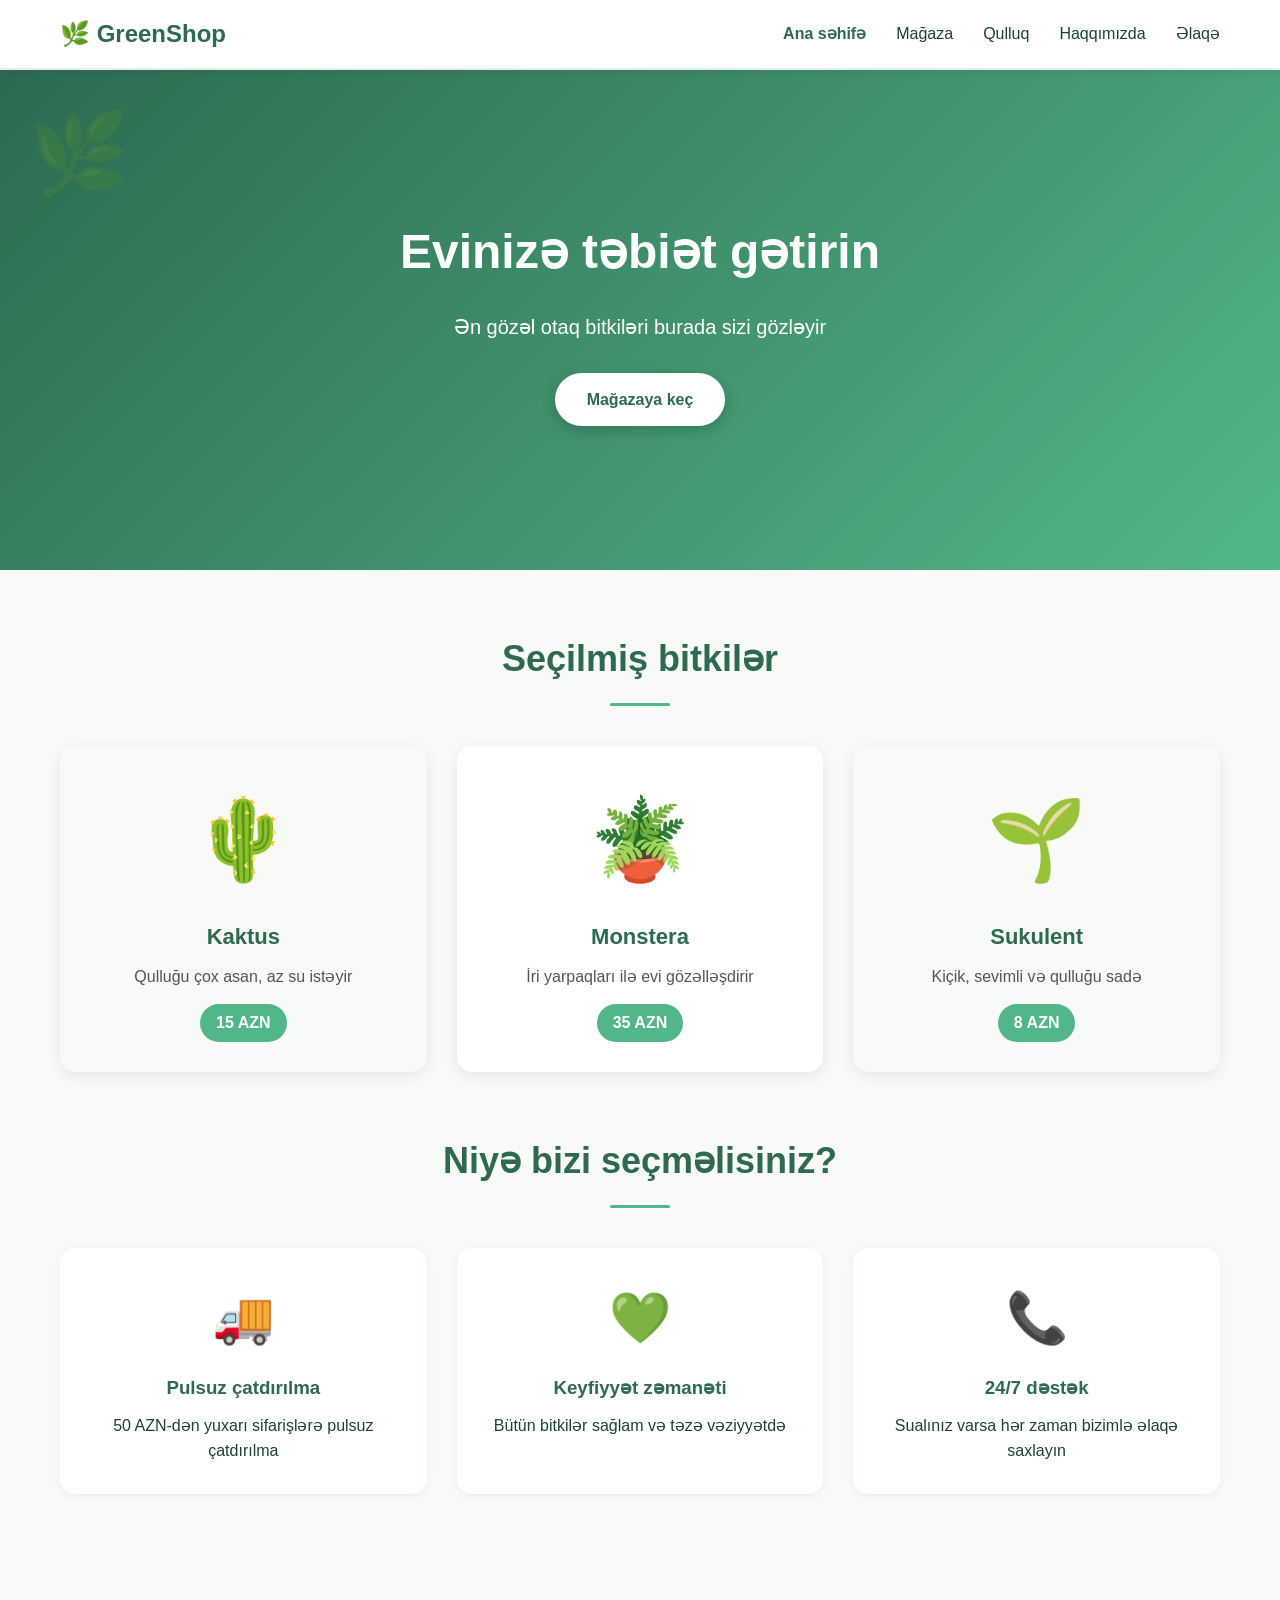
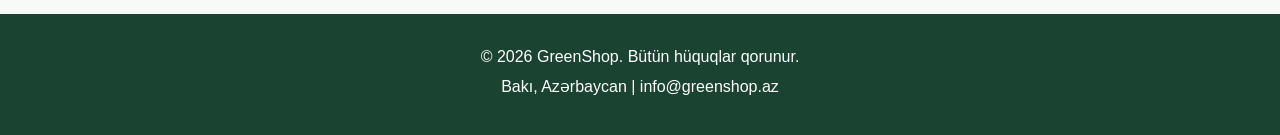
<file: greenshop/index.html>
<!DOCTYPE html>
<html lang="az">
<head>
    <!-- Sənədin metadata-sı -->
    <meta charset="UTF-8">
    <meta name="viewport" content="width=device-width, initial-scale=1.0">
    <title>GreenShop - Ana səhifə</title>
    <!-- Ümumi CSS faylına link -->
    <link rel="stylesheet" href="style.css">
</head>
<body>

    <!-- ========== BAŞLIQ / NAVİQASİYA (semantik <header> teqi) ========== -->
    <!-- position: fixed istifadə olunur (style.css-də) -->
    <header class="header">
        <nav class="nav">
            <a href="index.html" class="logo">🌿 GreenShop</a>
            <!-- Naviqasiya menyusu - bütün 5 səhifəyə link -->
            <ul class="nav-links">
                <li><a href="index.html" class="active">Ana səhifə</a></li>
                <li><a href="shop.html">Mağaza</a></li>
                <li><a href="care.html">Qulluq</a></li>
                <li><a href="about.html">Haqqımızda</a></li>
                <li><a href="contact.html">Əlaqə</a></li>
            </ul>
        </nav>
    </header>

    <!-- ========== HERO BÖLMƏSİ (gradient fon + animasiya) ========== -->
    <section class="hero">
        <div class="hero-content">
            <h1>Evinizə təbiət gətirin</h1>
            <p>Ən gözəl otaq bitkiləri burada sizi gözləyir</p>
            <a href="shop.html" class="btn">Mağazaya keç</a>
        </div>
    </section>

    <!-- ========== ƏSAS MƏZMUN (semantik <main> teqi) ========== -->
    <main class="main">

        <!-- Seçilmiş bitkilər bölməsi -->
        <section class="featured">
            <h2 class="section-title">Seçilmiş bitkilər</h2>
            
            <!-- Kartlar Grid strukturunda (style.css-də display: grid) -->
            <div class="cards">

                <!-- Kart 1 (semantik <article> teqi) -->
                <article class="card">
                    <div class="card-image">🌵</div>
                    <h3>Kaktus</h3>
                    <p>Qulluğu çox asan, az su istəyir</p>
                    <span class="price">15 AZN</span>
                </article>

                <!-- Kart 2 -->
                <article class="card">
                    <div class="card-image">🪴</div>
                    <h3>Monstera</h3>
                    <p>İri yarpaqları ilə evi gözəlləşdirir</p>
                    <span class="price">35 AZN</span>
                </article>

                <!-- Kart 3 -->
                <article class="card">
                    <div class="card-image">🌱</div>
                    <h3>Sukulent</h3>
                    <p>Kiçik, sevimli və qulluğu sadə</p>
                    <span class="price">8 AZN</span>
                </article>

            </div>
        </section>

        <!-- Niyə bizi seçməli bölməsi -->
        <section class="info">
            <h2 class="section-title">Niyə bizi seçməlisiniz?</h2>
            <div class="info-grid">
                <div class="info-item">
                    <div class="info-icon">🚚</div>
                    <h3>Pulsuz çatdırılma</h3>
                    <p>50 AZN-dən yuxarı sifarişlərə pulsuz çatdırılma</p>
                </div>
                <div class="info-item">
                    <div class="info-icon">💚</div>
                    <h3>Keyfiyyət zəmanəti</h3>
                    <p>Bütün bitkilər sağlam və təzə vəziyyətdə</p>
                </div>
                <div class="info-item">
                    <div class="info-icon">📞</div>
                    <h3>24/7 dəstək</h3>
                    <p>Sualınız varsa hər zaman bizimlə əlaqə saxlayın</p>
                </div>
            </div>
        </section>

    </main>

    <!-- ========== FOOTER (semantik <footer> teqi) ========== -->
    <footer class="footer">
        <p>&copy; 2026 GreenShop. Bütün hüquqlar qorunur.</p>
        <p>Bakı, Azərbaycan | info@greenshop.az</p>
    </footer>

</body>
</html>
</file>
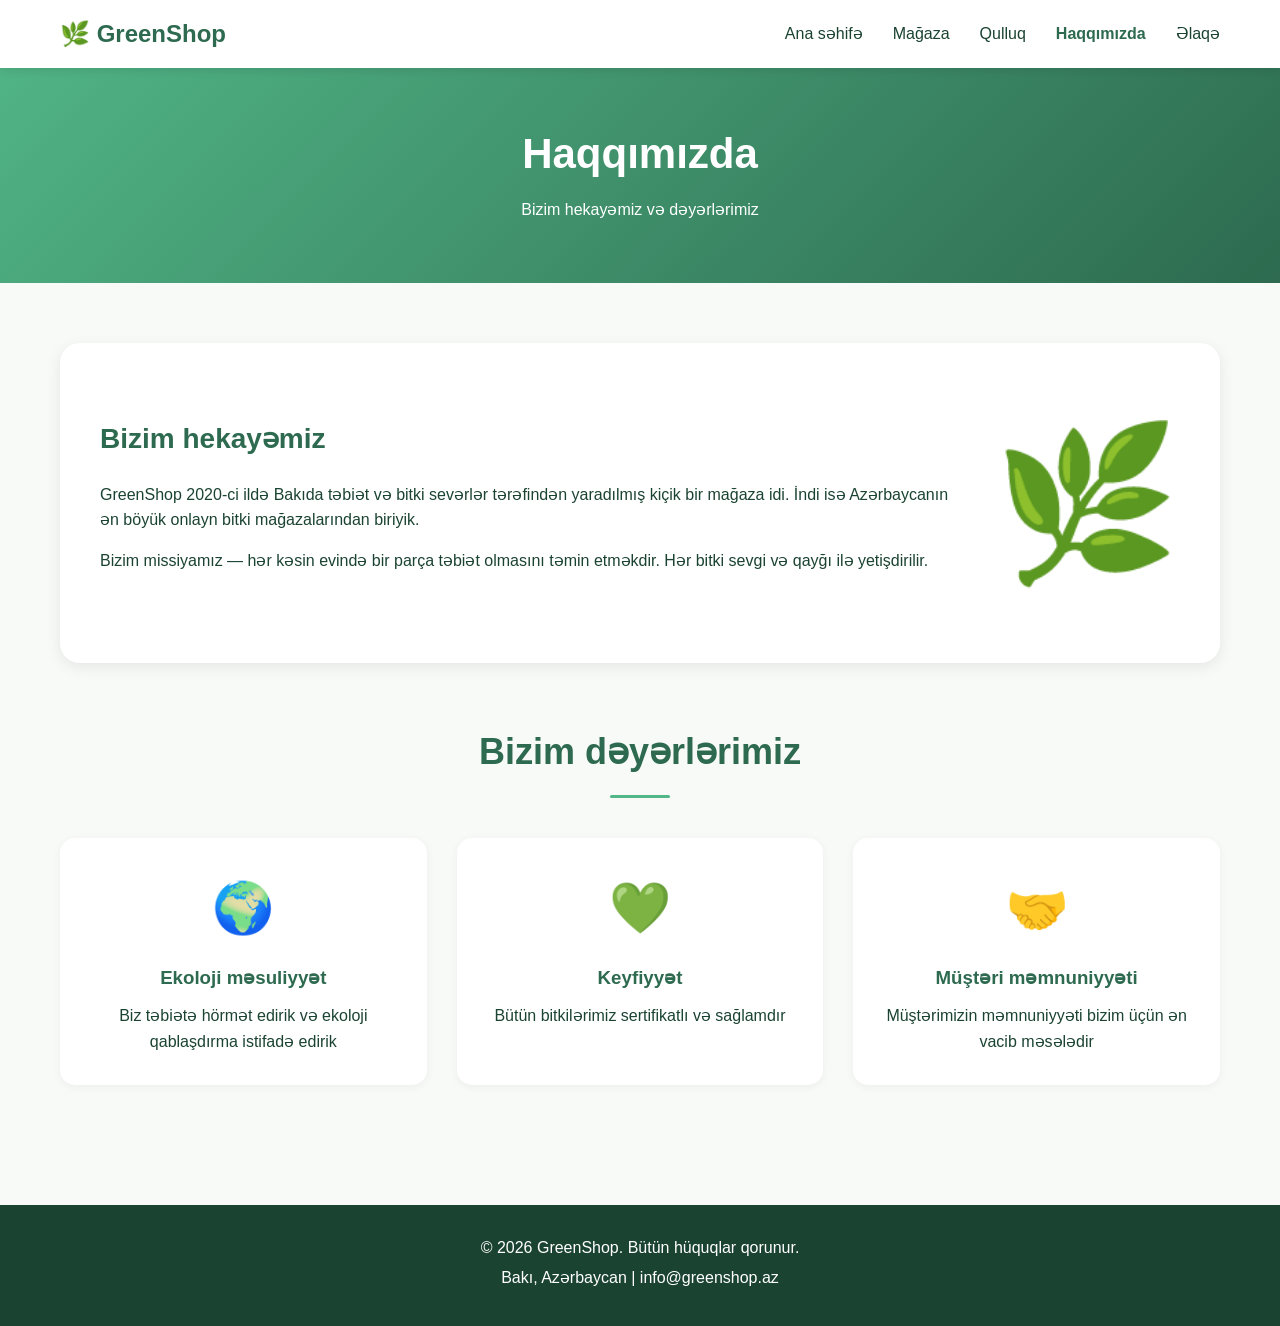
<file: greenshop/about.html>
<!DOCTYPE html>
<html lang="az">
<head>
    <meta charset="UTF-8">
    <meta name="viewport" content="width=device-width, initial-scale=1.0">
    <title>GreenShop - Haqqımızda</title>
    <link rel="stylesheet" href="style.css">
</head>
<body>

    <!-- ========== BAŞLIQ ========== -->
    <header class="header">
        <nav class="nav">
            <a href="index.html" class="logo">🌿 GreenShop</a>
            <ul class="nav-links">
                <li><a href="index.html">Ana səhifə</a></li>
                <li><a href="shop.html">Mağaza</a></li>
                <li><a href="care.html">Qulluq</a></li>
                <li><a href="about.html" class="active">Haqqımızda</a></li>
                <li><a href="contact.html">Əlaqə</a></li>
            </ul>
        </nav>
    </header>

    <!-- ========== SƏHİFƏ BAŞLIĞI ========== -->
    <section class="page-header">
        <h1>Haqqımızda</h1>
        <p>Bizim hekayəmiz və dəyərlərimiz</p>
    </section>

    <!-- ========== ƏSAS MƏZMUN ========== -->
    <main class="main">

        <!-- Hekayə bölməsi -->
        <section class="about-story">
            <div class="story-content">
                <h2>Bizim hekayəmiz</h2>
                <p>GreenShop 2020-ci ildə Bakıda təbiət və bitki sevərlər tərəfindən 
                yaradılmış kiçik bir mağaza idi. İndi isə Azərbaycanın ən böyük onlayn 
                bitki mağazalarından biriyik.</p>
                <p>Bizim missiyamız — hər kəsin evində bir parça təbiət olmasını təmin 
                etməkdir. Hər bitki sevgi və qayğı ilə yetişdirilir.</p>
            </div>
            <div class="story-image">🌿</div>
        </section>

        <!-- Dəyərlər bölməsi -->
        <section class="values">
            <h2 class="section-title">Bizim dəyərlərimiz</h2>
            <div class="info-grid">
                <div class="info-item">
                    <div class="info-icon">🌍</div>
                    <h3>Ekoloji məsuliyyət</h3>
                    <p>Biz təbiətə hörmət edirik və ekoloji qablaşdırma istifadə edirik</p>
                </div>
                <div class="info-item">
                    <div class="info-icon">💚</div>
                    <h3>Keyfiyyət</h3>
                    <p>Bütün bitkilərimiz sertifikatlı və sağlamdır</p>
                </div>
                <div class="info-item">
                    <div class="info-icon">🤝</div>
                    <h3>Müştəri məmnuniyyəti</h3>
                    <p>Müştərimizin məmnuniyyəti bizim üçün ən vacib məsələdir</p>
                </div>
            </div>
        </section>

    </main>

    <!-- ========== FOOTER ========== -->
    <footer class="footer">
        <p>&copy; 2026 GreenShop. Bütün hüquqlar qorunur.</p>
        <p>Bakı, Azərbaycan | info@greenshop.az</p>
    </footer>

</body>
</html>
</file>
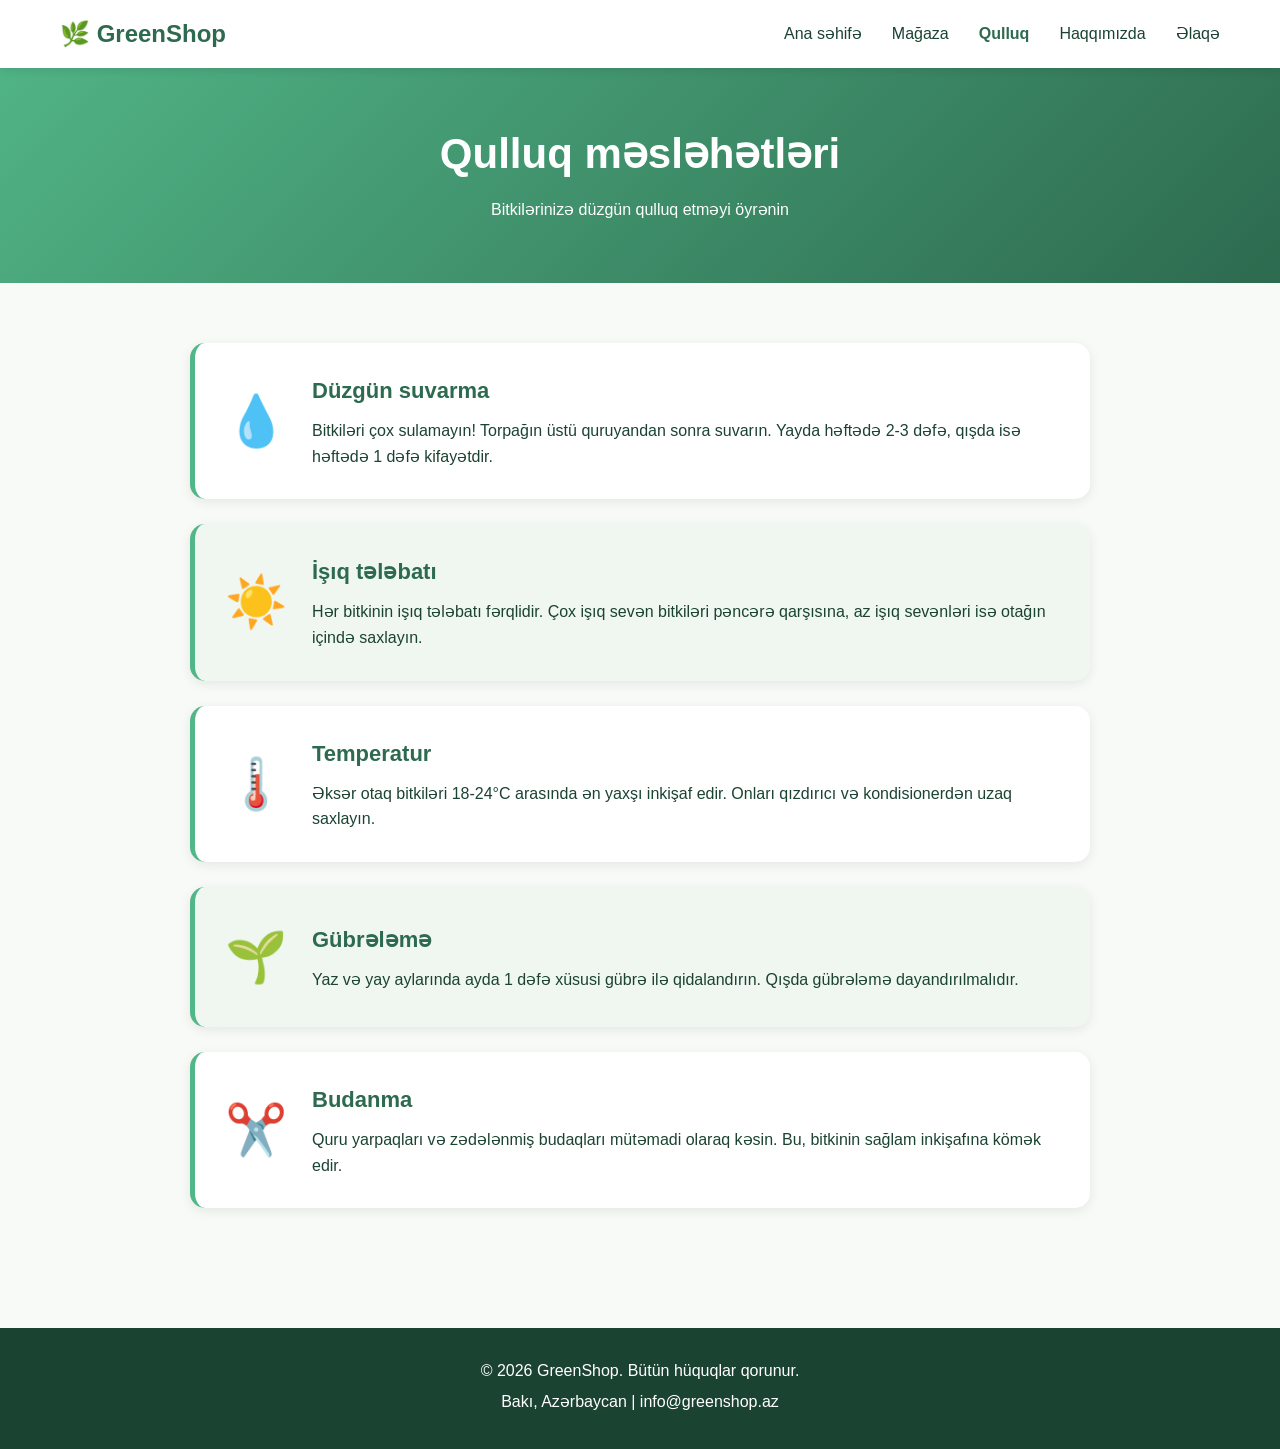
<file: greenshop/care.html>
<!DOCTYPE html>
<html lang="az">
<head>
    <meta charset="UTF-8">
    <meta name="viewport" content="width=device-width, initial-scale=1.0">
    <title>GreenShop - Qulluq məsləhətləri</title>
    <link rel="stylesheet" href="style.css">
</head>
<body>

    <!-- ========== BAŞLIQ ========== -->
    <header class="header">
        <nav class="nav">
            <a href="index.html" class="logo">🌿 GreenShop</a>
            <ul class="nav-links">
                <li><a href="index.html">Ana səhifə</a></li>
                <li><a href="shop.html">Mağaza</a></li>
                <li><a href="care.html" class="active">Qulluq</a></li>
                <li><a href="about.html">Haqqımızda</a></li>
                <li><a href="contact.html">Əlaqə</a></li>
            </ul>
        </nav>
    </header>

    <!-- ========== SƏHİFƏ BAŞLIĞI ========== -->
    <section class="page-header">
        <h1>Qulluq məsləhətləri</h1>
        <p>Bitkilərinizə düzgün qulluq etməyi öyrənin</p>
    </section>

    <!-- ========== ƏSAS MƏZMUN ========== -->
    <main class="main">

        <section class="tips">

            <!-- Məsləhət 1 -->
            <article class="tip">
                <div class="tip-icon">💧</div>
                <div class="tip-content">
                    <h2>Düzgün suvarma</h2>
                    <p>Bitkiləri çox sulamayın! Torpağın üstü quruyandan sonra suvarın. 
                    Yayda həftədə 2-3 dəfə, qışda isə həftədə 1 dəfə kifayətdir.</p>
                </div>
            </article>

            <!-- Məsləhət 2 -->
            <article class="tip">
                <div class="tip-icon">☀️</div>
                <div class="tip-content">
                    <h2>İşıq tələbatı</h2>
                    <p>Hər bitkinin işıq tələbatı fərqlidir. Çox işıq sevən bitkiləri 
                    pəncərə qarşısına, az işıq sevənləri isə otağın içində saxlayın.</p>
                </div>
            </article>

            <!-- Məsləhət 3 -->
            <article class="tip">
                <div class="tip-icon">🌡️</div>
                <div class="tip-content">
                    <h2>Temperatur</h2>
                    <p>Əksər otaq bitkiləri 18-24°C arasında ən yaxşı inkişaf edir. 
                    Onları qızdırıcı və kondisionerdən uzaq saxlayın.</p>
                </div>
            </article>

            <!-- Məsləhət 4 -->
            <article class="tip">
                <div class="tip-icon">🌱</div>
                <div class="tip-content">
                    <h2>Gübrələmə</h2>
                    <p>Yaz və yay aylarında ayda 1 dəfə xüsusi gübrə ilə qidalandırın. 
                    Qışda gübrələmə dayandırılmalıdır.</p>
                </div>
            </article>

            <!-- Məsləhət 5 -->
            <article class="tip">
                <div class="tip-icon">✂️</div>
                <div class="tip-content">
                    <h2>Budanma</h2>
                    <p>Quru yarpaqları və zədələnmiş budaqları mütəmadi olaraq kəsin. 
                    Bu, bitkinin sağlam inkişafına kömək edir.</p>
                </div>
            </article>

        </section>

    </main>

    <!-- ========== FOOTER ========== -->
    <footer class="footer">
        <p>&copy; 2026 GreenShop. Bütün hüquqlar qorunur.</p>
        <p>Bakı, Azərbaycan | info@greenshop.az</p>
    </footer>

</body>
</html>
</file>
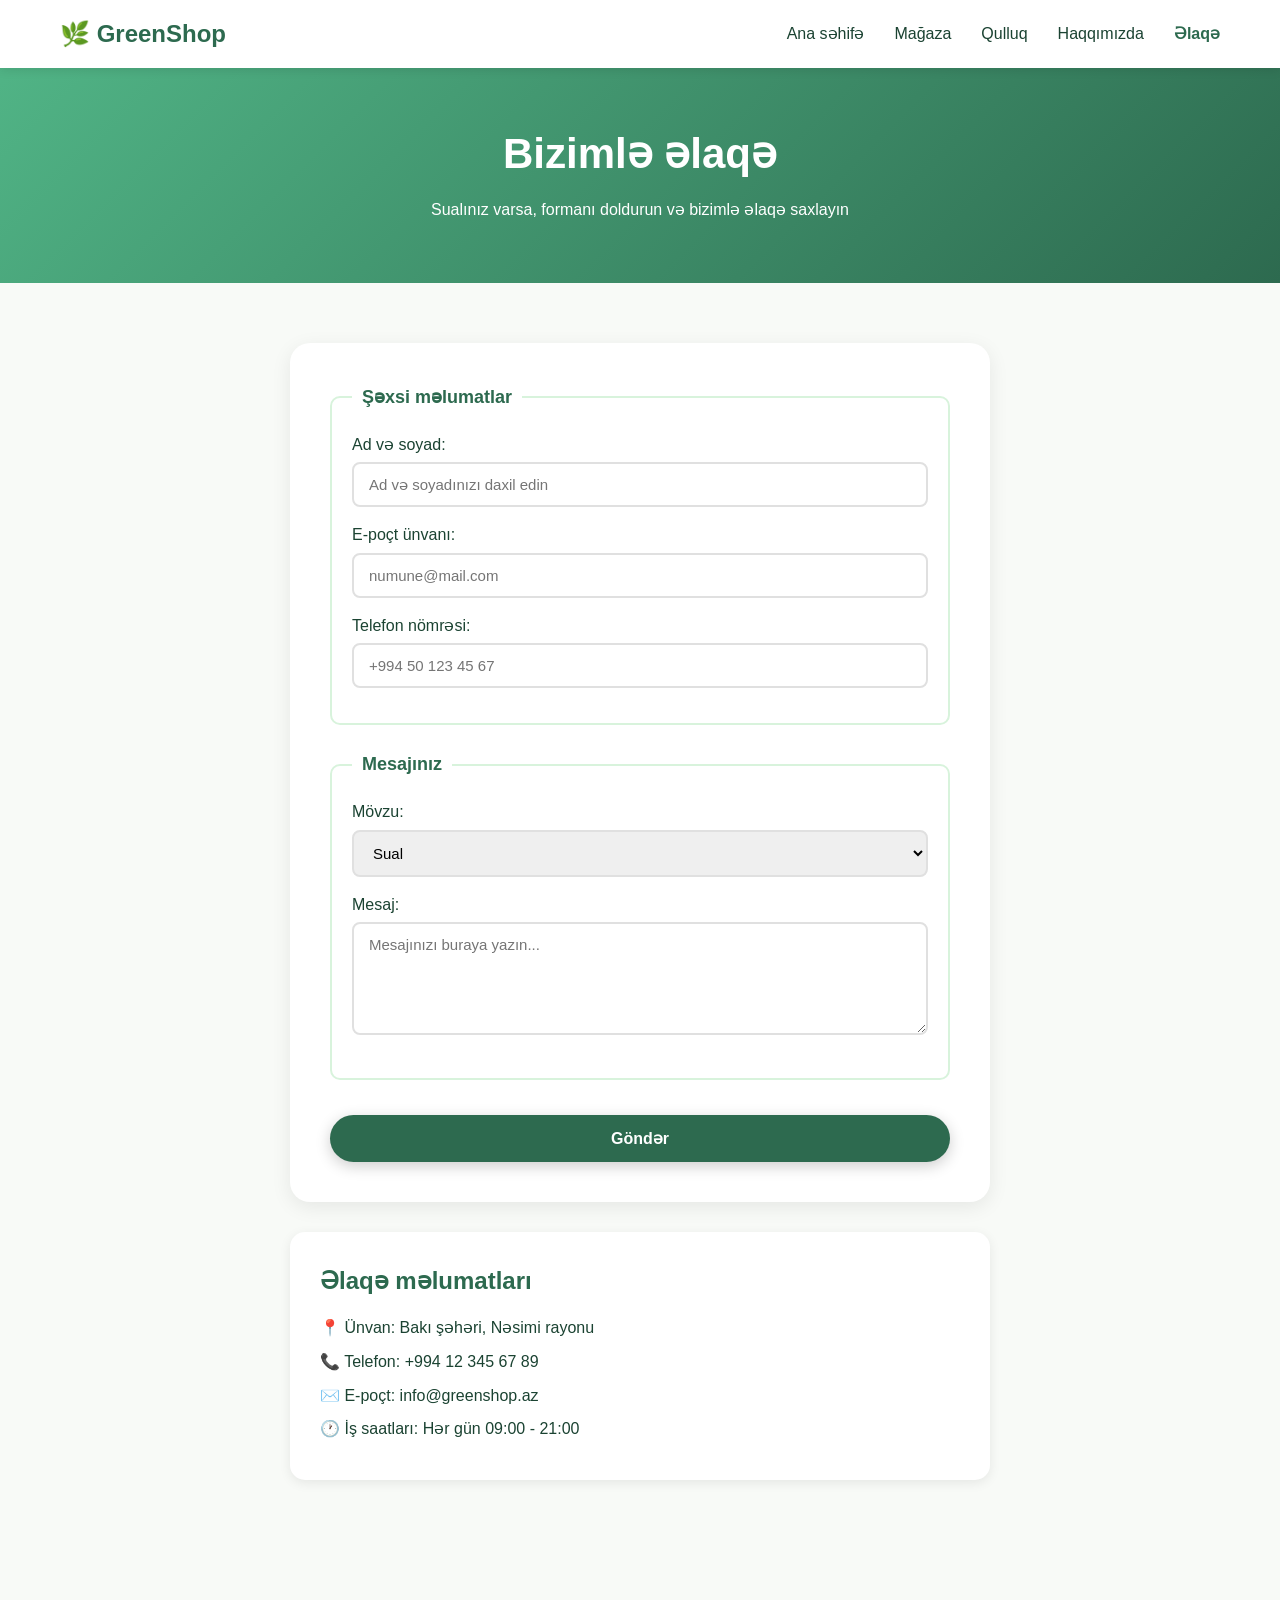
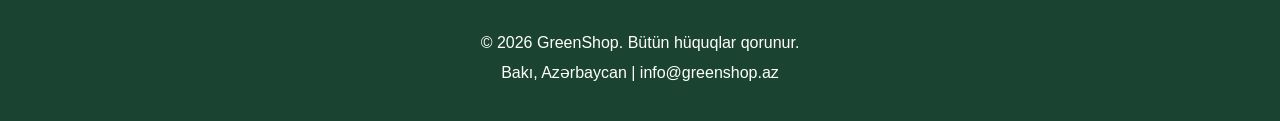
<file: greenshop/contact.html>
<!DOCTYPE html>
<html lang="az">
<head>
    <meta charset="UTF-8">
    <meta name="viewport" content="width=device-width, initial-scale=1.0">
    <title>GreenShop - Əlaqə</title>
    <link rel="stylesheet" href="style.css">
</head>
<body>

    <!-- ========== BAŞLIQ ========== -->
    <header class="header">
        <nav class="nav">
            <a href="index.html" class="logo">🌿 GreenShop</a>
            <ul class="nav-links">
                <li><a href="index.html">Ana səhifə</a></li>
                <li><a href="shop.html">Mağaza</a></li>
                <li><a href="care.html">Qulluq</a></li>
                <li><a href="about.html">Haqqımızda</a></li>
                <li><a href="contact.html" class="active">Əlaqə</a></li>
            </ul>
        </nav>
    </header>

    <!-- ========== SƏHİFƏ BAŞLIĞI ========== -->
    <section class="page-header">
        <h1>Bizimlə əlaqə</h1>
        <p>Sualınız varsa, formanı doldurun və bizimlə əlaqə saxlayın</p>
    </section>

    <!-- ========== ƏSAS MƏZMUN ========== -->
    <main class="main">

        <section class="contact-section">

            <!-- ========== ƏLAQƏ FORMASI ========== -->
            <!-- Form tələbləri: placeholder, type, name, label, fieldset, legend -->
            <form id="contactForm" class="form">

                <!-- Birinci fieldset - şəxsi məlumat -->
                <fieldset>
                    <legend>Şəxsi məlumatlar</legend>

                    <!-- label + input -->
                    <div class="form-group">
                        <label for="name">Ad və soyad:</label>
                        <input 
                            type="text" 
                            id="name" 
                            name="name" 
                            placeholder="Ad və soyadınızı daxil edin" 
                            required>
                    </div>

                    <div class="form-group">
                        <label for="email">E-poçt ünvanı:</label>
                        <input 
                            type="email" 
                            id="email" 
                            name="email" 
                            placeholder="numune@mail.com" 
                            required>
                    </div>

                    <div class="form-group">
                        <label for="phone">Telefon nömrəsi:</label>
                        <input 
                            type="tel" 
                            id="phone" 
                            name="phone" 
                            placeholder="+994 50 123 45 67">
                    </div>
                </fieldset>

                <!-- İkinci fieldset - mesaj -->
                <fieldset>
                    <legend>Mesajınız</legend>

                    <div class="form-group">
                        <label for="subject">Mövzu:</label>
                        <select id="subject" name="subject">
                            <option value="question">Sual</option>
                            <option value="order">Sifariş</option>
                            <option value="complaint">Şikayət</option>
                            <option value="other">Digər</option>
                        </select>
                    </div>

                    <div class="form-group">
                        <label for="message">Mesaj:</label>
                        <textarea 
                            id="message" 
                            name="message" 
                            placeholder="Mesajınızı buraya yazın..." 
                            rows="5" 
                            required></textarea>
                    </div>
                </fieldset>

                <!-- Göndər düyməsi -->
                <button type="submit" class="btn">Göndər</button>
            </form>

            <!-- JavaScript-lə göstəriləcək uğur mesajı (əvvəlcə gizli) -->
            <div id="successMessage" class="success-message">
                ✅ Mesajınız uğurla göndərildi! Tezliklə sizinlə əlaqə saxlayacağıq.
            </div>

            <!-- Əlaqə məlumatları -->
            <div class="contact-info">
                <h2>Əlaqə məlumatları</h2>
                <p>📍 Ünvan: Bakı şəhəri, Nəsimi rayonu</p>
                <p>📞 Telefon: +994 12 345 67 89</p>
                <p>✉️ E-poçt: info@greenshop.az</p>
                <p>🕐 İş saatları: Hər gün 09:00 - 21:00</p>
            </div>

        </section>

    </main>

    <!-- ========== FOOTER ========== -->
    <footer class="footer">
        <p>&copy; 2026 GreenShop. Bütün hüquqlar qorunur.</p>
        <p>Bakı, Azərbaycan | info@greenshop.az</p>
    </footer>

    <!-- JavaScript faylına link (səhifənin sonunda) -->
    <script src="script.js"></script>
</body>
</html>
</file>
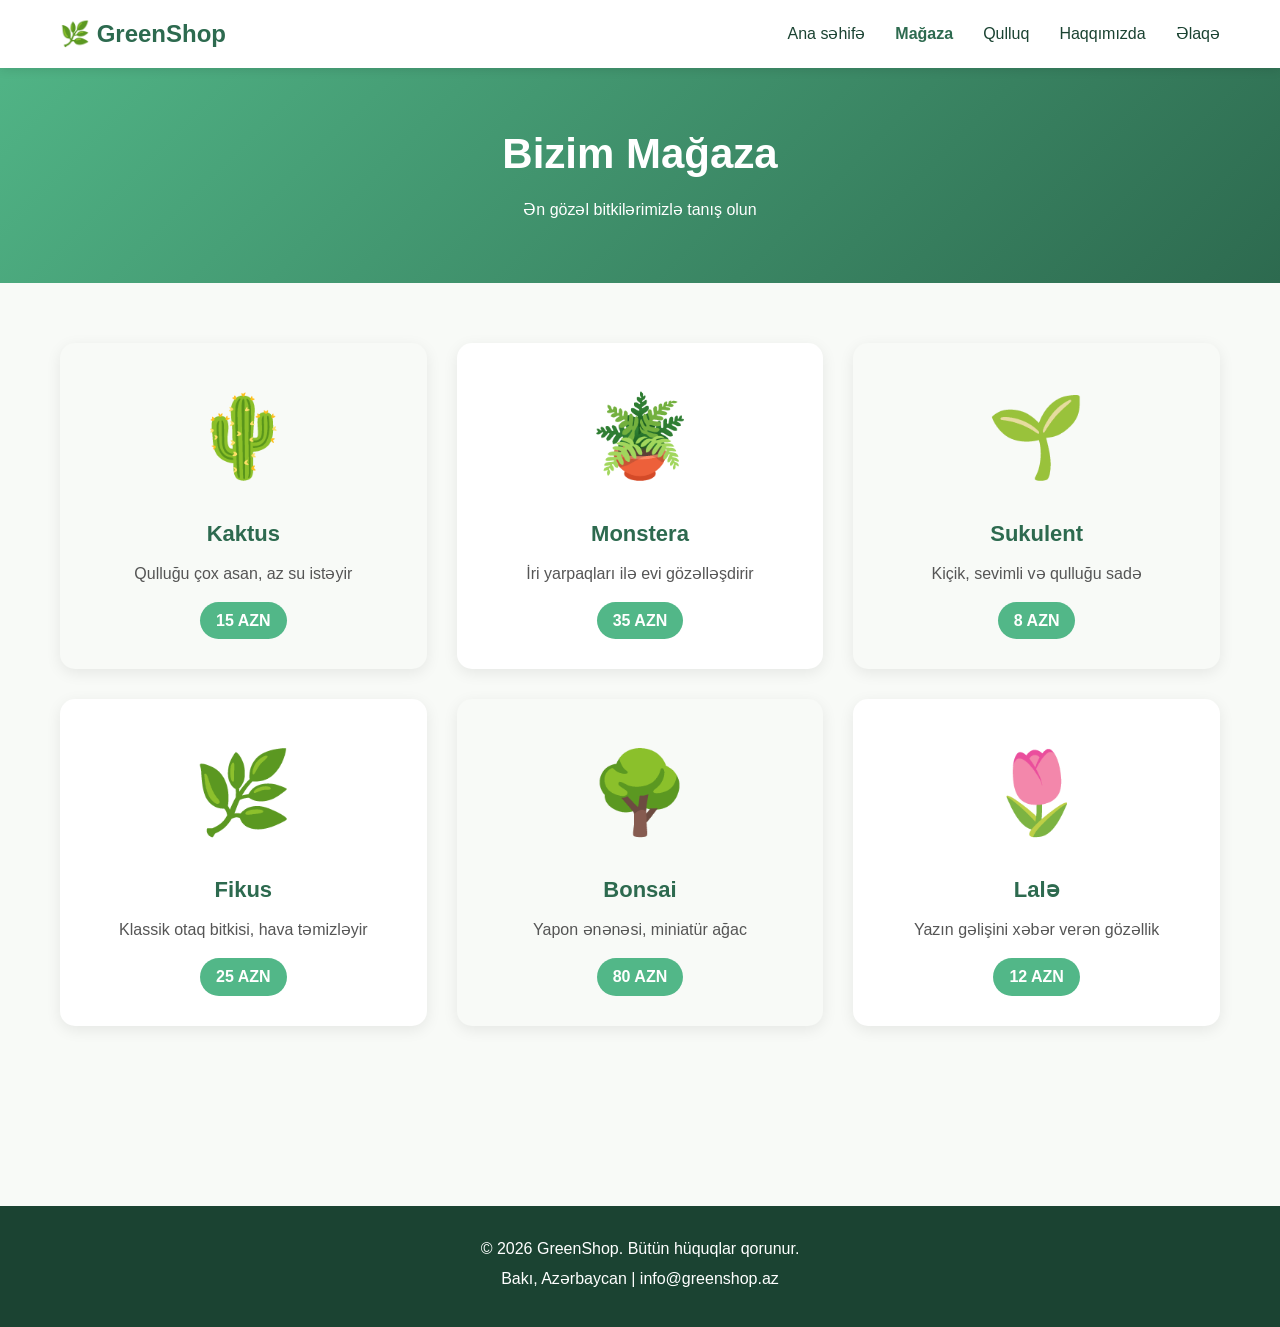
<file: greenshop/shop.html>
<!DOCTYPE html>
<html lang="az">
<head>
    <meta charset="UTF-8">
    <meta name="viewport" content="width=device-width, initial-scale=1.0">
    <title>GreenShop - Mağaza</title>
    <link rel="stylesheet" href="style.css">
</head>
<body>

    <!-- ========== BAŞLIQ ========== -->
    <header class="header">
        <nav class="nav">
            <a href="index.html" class="logo">🌿 GreenShop</a>
            <ul class="nav-links">
                <li><a href="index.html">Ana səhifə</a></li>
                <li><a href="shop.html" class="active">Mağaza</a></li>
                <li><a href="care.html">Qulluq</a></li>
                <li><a href="about.html">Haqqımızda</a></li>
                <li><a href="contact.html">Əlaqə</a></li>
            </ul>
        </nav>
    </header>

    <!-- ========== SƏHİFƏ BAŞLIĞI ========== -->
    <section class="page-header">
        <h1>Bizim Mağaza</h1>
        <p>Ən gözəl bitkilərimizlə tanış olun</p>
    </section>

    <!-- ========== ƏSAS MƏZMUN ========== -->
    <main class="main">

        <section class="featured">
            <!-- 6 məhsul kartı Grid strukturunda -->
            <div class="cards">

                <article class="card">
                    <div class="card-image">🌵</div>
                    <h3>Kaktus</h3>
                    <p>Qulluğu çox asan, az su istəyir</p>
                    <span class="price">15 AZN</span>
                </article>

                <article class="card">
                    <div class="card-image">🪴</div>
                    <h3>Monstera</h3>
                    <p>İri yarpaqları ilə evi gözəlləşdirir</p>
                    <span class="price">35 AZN</span>
                </article>

                <article class="card">
                    <div class="card-image">🌱</div>
                    <h3>Sukulent</h3>
                    <p>Kiçik, sevimli və qulluğu sadə</p>
                    <span class="price">8 AZN</span>
                </article>

                <article class="card">
                    <div class="card-image">🌿</div>
                    <h3>Fikus</h3>
                    <p>Klassik otaq bitkisi, hava təmizləyir</p>
                    <span class="price">25 AZN</span>
                </article>

                <article class="card">
                    <div class="card-image">🌳</div>
                    <h3>Bonsai</h3>
                    <p>Yapon ənənəsi, miniatür ağac</p>
                    <span class="price">80 AZN</span>
                </article>

                <article class="card">
                    <div class="card-image">🌷</div>
                    <h3>Lalə</h3>
                    <p>Yazın gəlişini xəbər verən gözəllik</p>
                    <span class="price">12 AZN</span>
                </article>

            </div>
        </section>

    </main>

    <!-- ========== FOOTER ========== -->
    <footer class="footer">
        <p>&copy; 2026 GreenShop. Bütün hüquqlar qorunur.</p>
        <p>Bakı, Azərbaycan | info@greenshop.az</p>
    </footer>

</body>
</html>
</file>
<file: greenshop/style.css>
/* ================================================================
   GreenShop saytı - Ümumi CSS faylı
   Bütün CSS/CSS3 tələbləri burada yerləşir
   ================================================================ */


/* ================================================================
   1. RESET və ÜMUMI STİLLƏR
   ================================================================ */

/* Bütün elementlərə eyni başlanğıc stillərin verilməsi */
* {
    margin: 0;
    padding: 0;
    box-sizing: border-box;
}

/* Saytın əsas şrifti və fonu */
body {
    /* font - şrift seçimi */
    font-family: 'Segoe UI', Tahoma, Geneva, sans-serif;
    line-height: 1.6;
    /* BACKGROUND tələbi - rəng formatı: HEX */
    background-color: #f8faf7;
    /* color - mətnin rəngi: HEX format */
    color: #1b4332;
}

/* Pseudo-element ::selection - mətn seçildikdə görünüş */
::selection {
    /* RGBA rəng formatı */
    background-color: rgba(82, 183, 136, 0.4);
    color: #1b4332;
}


/* ================================================================
   2. NAVİQASİYA / BAŞLIQ
   position: fixed - positioning tələbi
   display: flex - Flexbox tələbi
   ================================================================ */

.header {
    /* POSITIONING tələbi - position: fixed */
    position: fixed;
    top: 0;
    left: 0;
    width: 100%;
    /* RGB rəng formatı */
    background-color: rgb(255, 255, 255);
    /* BOX-SHADOW tələbi - kölgələr */
    box-shadow: 0 2px 10px rgba(0, 0, 0, 0.1);
    /* z-index - header həmişə yuxarıda olsun */
    z-index: 1000;
    padding: 15px 0;
}

/* FLEXBOX istifadəsi - naviqasiya */
.nav {
    display: flex;
    justify-content: space-between;
    align-items: center;
    max-width: 1200px;
    margin: 0 auto;
    padding: 0 20px;
}

/* Logo dizaynı */
.logo {
    font-size: 24px;
    font-weight: bold;
    /* HEX rəng formatı */
    color: #2d6a4f;
    text-decoration: none;
}

/* FLEXBOX istifadəsi - menyu linkləri */
.nav-links {
    display: flex;
    list-style: none;
    gap: 30px;
}

.nav-links a {
    text-decoration: none;
    color: #1b4332;
    font-weight: 500;
    /* TRANSITION tələbi - rəng dəyişikliyini hamarlaşdırır */
    transition: color 0.3s ease;
    position: relative;
}

/* PSEUDO-CLASS :hover - üzərinə gələndə */
.nav-links a:hover {
    color: #52b788;
}

/* PSEUDO-ELEMENT ::after - hover-də alt xətt */
.nav-links a::after {
    content: '';
    position: absolute;
    bottom: -5px;
    left: 0;
    width: 0;
    height: 2px;
    background-color: #52b788;
    transition: width 0.3s ease;
}

.nav-links a:hover::after {
    width: 100%;
}

/* Aktiv link */
.nav-links a.active {
    color: #2d6a4f;
    font-weight: bold;
}


/* ================================================================
   3. HERO BÖLMƏSİ
   GRADIENT və ANIMATION tələbləri
   ================================================================ */

.hero {
    /* GRADIENT tələbi - rəng keçidi */
    background: linear-gradient(135deg, #2d6a4f 0%, #52b788 100%);
    color: white;
    /* Yuxarıdan boşluq - fixed header üçün */
    margin-top: 70px;
    padding: 100px 20px;
    text-align: center;
    min-height: 500px;
    /* FLEXBOX istifadəsi */
    display: flex;
    align-items: center;
    justify-content: center;
    position: relative;
    overflow: hidden;
}

/* PSEUDO-ELEMENT ::before - dekorativ effekt */
.hero::before {
    content: '🌿';
    position: absolute;
    top: 20px;
    left: 30px;
    font-size: 80px;
    opacity: 0.2;
}

.hero-content {
    max-width: 800px;
    /* ANIMATION tələbi - səhifə açılanda görünüş animasiyası */
    animation: fadeInUp 1s ease-out;
}

.hero h1 {
    font-size: 48px;
    margin-bottom: 20px;
}

.hero p {
    font-size: 20px;
    margin-bottom: 30px;
}

/* @keyframes - animasiya tərifi */
@keyframes fadeInUp {
    from {
        opacity: 0;
        /* TRANSFORM istifadəsi - yerdəyişmə */
        transform: translateY(30px);
    }
    to {
        opacity: 1;
        transform: translateY(0);
    }
}


/* ================================================================
   4. DÜYMƏLƏR
   border-radius, transition, transform tələbləri
   ================================================================ */

.btn {
    display: inline-block;
    padding: 14px 32px;
    background-color: #ffffff;
    color: #2d6a4f;
    text-decoration: none;
    font-weight: bold;
    /* BORDER-RADIUS tələbi - yuvarlaq künclər */
    border-radius: 30px;
    border: none;
    cursor: pointer;
    font-size: 16px;
    /* TRANSITION tələbi */
    transition: all 0.3s ease;
    /* BOX-SHADOW tələbi */
    box-shadow: 0 4px 15px rgba(0, 0, 0, 0.2);
}

.btn:hover {
    background-color: #2d6a4f;
    color: white;
    /* TRANSFORM tələbi - kiçik yuxarı qaldırma effekti */
    transform: translateY(-3px);
    box-shadow: 0 6px 20px rgba(0, 0, 0, 0.3);
}


/* ================================================================
   5. ƏSAS MƏZMUN və BÖLMƏLƏR
   ================================================================ */

.main {
    max-width: 1200px;
    margin: 0 auto;
    padding: 60px 20px;
}

.section-title {
    font-size: 36px;
    text-align: center;
    margin-bottom: 40px;
    color: #2d6a4f;
    position: relative;
}

/* PSEUDO-ELEMENT ::after - başlığın altında dekorativ xətt */
.section-title::after {
    content: '';
    display: block;
    width: 60px;
    height: 3px;
    background-color: #52b788;
    margin: 15px auto 0;
    border-radius: 2px;
}


/* ================================================================
   6. MƏHSUL KARTLARI
   GRID tələbi - display: grid
   ================================================================ */

/* GRID istifadəsi - kartların yerləşdirilməsi */
.cards {
    display: grid;
    grid-template-columns: repeat(3, 1fr);
    gap: 30px;
    margin-bottom: 60px;
}

.card {
    background-color: white;
    /* BORDER-RADIUS tələbi */
    border-radius: 15px;
    padding: 30px 20px;
    text-align: center;
    /* BOX-SHADOW tələbi */
    box-shadow: 0 4px 15px rgba(0, 0, 0, 0.08);
    /* TRANSITION tələbi */
    transition: all 0.3s ease;
    cursor: pointer;
}

/* PSEUDO-CLASS :hover */
.card:hover {
    /* TRANSFORM tələbi - kart yuxarı qalxır */
    transform: translateY(-10px);
    box-shadow: 0 10px 25px rgba(45, 106, 79, 0.2);
}

/* PSEUDO-CLASS :nth-of-type - hər kartın fonunu fərqli edir */
.card:nth-of-type(odd) {
    background-color: #f8faf7;
}

.card-image {
    font-size: 80px;
    margin-bottom: 15px;
    transition: transform 0.3s ease;
}

.card:hover .card-image {
    /* TRANSFORM tələbi - hover-də şəkil böyüyür */
    transform: scale(1.2) rotate(5deg);
}

.card h3 {
    font-size: 22px;
    margin-bottom: 10px;
    color: #2d6a4f;
}

.card p {
    color: #555;
    margin-bottom: 15px;
}

.price {
    display: inline-block;
    background-color: #52b788;
    color: white;
    padding: 6px 16px;
    border-radius: 20px;
    font-weight: bold;
    font-size: 16px;
}


/* ================================================================
   7. SƏHİFƏ BAŞLIĞI (Mağaza, Qulluq, Haqqımızda, Əlaqə)
   ================================================================ */

.page-header {
    /* GRADIENT tələbi */
    background: linear-gradient(135deg, #52b788 0%, #2d6a4f 100%);
    color: white;
    text-align: center;
    padding: 120px 20px 60px;
    /* Pseudo-element ::before üçün */
    position: relative;
}

.page-header h1 {
    font-size: 42px;
    margin-bottom: 10px;
}


/* ================================================================
   8. INFO KARTLARI (Niyə bizi seçməli)
   ================================================================ */

.info {
    margin-top: 60px;
}

/* GRID istifadəsi */
.info-grid {
    display: grid;
    grid-template-columns: repeat(3, 1fr);
    gap: 30px;
}

.info-item {
    text-align: center;
    padding: 30px 20px;
    background-color: white;
    border-radius: 15px;
    box-shadow: 0 2px 10px rgba(0, 0, 0, 0.05);
    transition: all 0.3s ease;
}

.info-item:hover {
    transform: translateY(-5px);
    box-shadow: 0 8px 20px rgba(45, 106, 79, 0.15);
}

.info-icon {
    font-size: 50px;
    margin-bottom: 15px;
}

.info-item h3 {
    color: #2d6a4f;
    margin-bottom: 10px;
}


/* ================================================================
   9. QULLUQ MƏSLƏHƏTLƏRİ (care.html səhifəsi)
   ================================================================ */

.tips {
    display: flex;
    flex-direction: column;
    gap: 25px;
    max-width: 900px;
    margin: 0 auto;
}

.tip {
    /* FLEXBOX */
    display: flex;
    align-items: center;
    gap: 25px;
    background-color: white;
    padding: 30px;
    border-radius: 15px;
    box-shadow: 0 3px 12px rgba(0, 0, 0, 0.08);
    transition: all 0.3s ease;
    /* Sol tərəfdə yaşıl xətt */
    border-left: 5px solid #52b788;
}

.tip:hover {
    transform: translateX(10px);
    box-shadow: 0 6px 18px rgba(45, 106, 79, 0.15);
}

/* PSEUDO-CLASS :nth-of-type - cüt nömrəli məsləhətlər digər rəngdə */
.tip:nth-of-type(even) {
    background-color: #f0f7f1;
}

.tip-icon {
    font-size: 50px;
    flex-shrink: 0;
}

.tip-content h2 {
    color: #2d6a4f;
    margin-bottom: 10px;
    font-size: 22px;
}


/* ================================================================
   10. HAQQIMIZDA SƏHİFƏSİ
   ================================================================ */

.about-story {
    /* FLEXBOX */
    display: flex;
    align-items: center;
    gap: 40px;
    margin-bottom: 60px;
    background-color: white;
    padding: 40px;
    border-radius: 20px;
    box-shadow: 0 4px 15px rgba(0, 0, 0, 0.08);
}

.story-content {
    flex: 1;
}

.story-content h2 {
    color: #2d6a4f;
    margin-bottom: 20px;
    font-size: 28px;
}

.story-content p {
    margin-bottom: 15px;
    font-size: 16px;
}

.story-image {
    font-size: 150px;
    /* ANIMATION istifadəsi - bitki rəqs edir */
    animation: sway 3s ease-in-out infinite;
}

/* @keyframes - bitki yırğalanma animasiyası */
@keyframes sway {
    0%, 100% {
        transform: rotate(-5deg);
    }
    50% {
        transform: rotate(5deg);
    }
}


/* ================================================================
   11. ƏLAQƏ FORMASI
   ================================================================ */

.contact-section {
    max-width: 700px;
    margin: 0 auto;
}

.form {
    background-color: white;
    padding: 40px;
    border-radius: 20px;
    box-shadow: 0 5px 20px rgba(0, 0, 0, 0.08);
}

/* Fieldset stili */
fieldset {
    border: 2px solid #d8f3dc;
    border-radius: 10px;
    padding: 20px;
    margin-bottom: 25px;
}

legend {
    padding: 0 10px;
    color: #2d6a4f;
    font-weight: bold;
    font-size: 18px;
}

.form-group {
    margin-bottom: 15px;
}

label {
    display: block;
    margin-bottom: 5px;
    font-weight: 500;
    color: #1b4332;
}

input,
select,
textarea {
    width: 100%;
    padding: 12px 15px;
    border: 2px solid #e0e0e0;
    border-radius: 8px;
    font-size: 15px;
    font-family: inherit;
    /* TRANSITION tələbi */
    transition: border-color 0.3s ease;
}

/* PSEUDO-CLASS :focus - input-a klikləyəndə */
input:focus,
select:focus,
textarea:focus {
    outline: none;
    border-color: #52b788;
}

textarea {
    resize: vertical;
    min-height: 100px;
}

.form .btn {
    background-color: #2d6a4f;
    color: white;
    width: 100%;
    margin-top: 10px;
}

.form .btn:hover {
    background-color: #52b788;
}

/* Uğur mesajı - JavaScript göstərir */
.success-message {
    display: none;
    background-color: #d8f3dc;
    color: #2d6a4f;
    padding: 20px;
    border-radius: 10px;
    text-align: center;
    margin-top: 20px;
    font-weight: 500;
    border-left: 5px solid #52b788;
    /* ANIMATION - mesaj görünəndə animasiya */
    animation: slideDown 0.5s ease-out;
}

@keyframes slideDown {
    from {
        opacity: 0;
        transform: translateY(-20px);
    }
    to {
        opacity: 1;
        transform: translateY(0);
    }
}

/* Əlaqə məlumatları */
.contact-info {
    background-color: white;
    padding: 30px;
    border-radius: 15px;
    margin-top: 30px;
    box-shadow: 0 3px 12px rgba(0, 0, 0, 0.08);
}

.contact-info h2 {
    color: #2d6a4f;
    margin-bottom: 15px;
}

.contact-info p {
    margin-bottom: 8px;
    font-size: 16px;
}


/* ================================================================
   12. FOOTER
   ================================================================ */

.footer {
    background-color: #1b4332;
    color: white;
    text-align: center;
    padding: 30px 20px;
    margin-top: 60px;
}

.footer p {
    margin-bottom: 5px;
}


/* ================================================================
   13. RESPONSIVE - MOBİL CİHAZLAR ÜÇÜN
   @media query istifadəsi
   ================================================================ */

@media (max-width: 768px) {
    /* Naviqasiya vertikal olur */
    .nav {
        flex-direction: column;
        gap: 15px;
    }

    .nav-links {
        gap: 15px;
        flex-wrap: wrap;
        justify-content: center;
    }

    /* Hero kiçilir */
    .hero {
        margin-top: 130px;
        padding: 60px 20px;
        min-height: 400px;
    }

    .hero h1 {
        font-size: 32px;
    }

    .hero p {
        font-size: 16px;
    }

    /* Kartlar 1 sütunda */
    .cards {
        grid-template-columns: 1fr;
    }

    .info-grid {
        grid-template-columns: 1fr;
    }

    /* Səhifə başlığı */
    .page-header {
        padding: 160px 20px 40px;
    }

    .page-header h1 {
        font-size: 32px;
    }

    /* Haqqımızda - vertikal olur */
    .about-story {
        flex-direction: column;
        text-align: center;
        padding: 30px 20px;
    }

    .story-image {
        font-size: 100px;
    }

    /* Məsləhət kartı vertikal olur */
    .tip {
        flex-direction: column;
        text-align: center;
    }

    .tip:hover {
        transform: translateY(-5px);
    }

    /* Section title */
    .section-title {
        font-size: 28px;
    }

    /* Form kiçilir */
    .form {
        padding: 25px 20px;
    }
}
</file>
